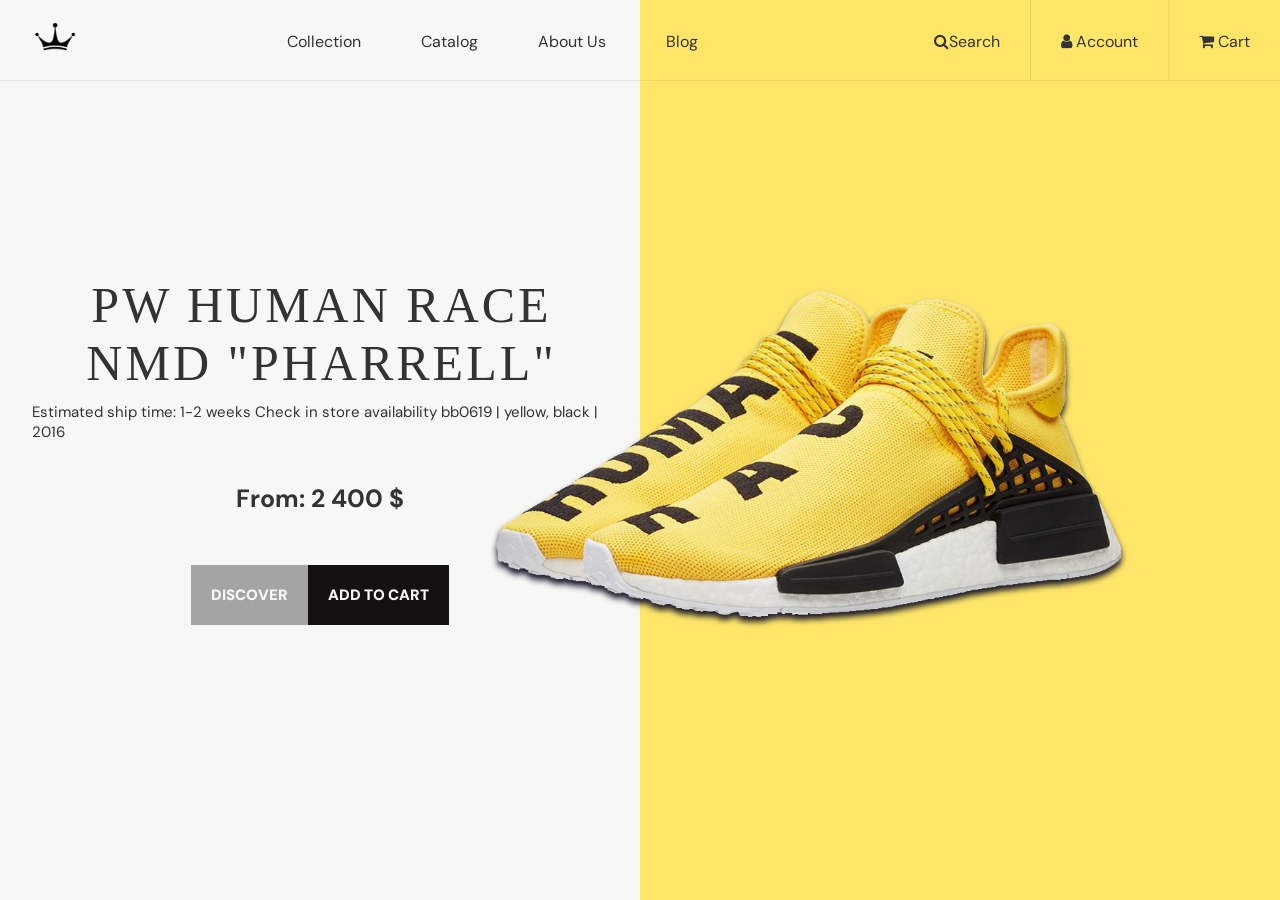
<file: ResponsiveSneakersLangingPage/ResponsiveProductLandingPage.html>
<!DOCTYPE html>
<html lang="en" dir="ltr">

<head>
     <meta charset="utf-8">
     <meta name="viewport" content="width=device-width, initial-scale=1.0">
     <link rel="stylesheet" href="style.css">
     <link href="http://maxcdn.bootstrapcdn.com/font-awesome/4.1.0/css/font-awesome.min.css" rel="stylesheet">
     <link href="https://fonts.googleapis.com/css?family=Anton|DM+Sans&display=swap" rel="stylesheet">
     <title>Jordanes Sneakerson</title>
</head>

<body>
     <header>
          <div class="menu-toggle">
               <i class="fa fa-bars"></i>
          </div>
          <div class="overlay"> </div>
          <nav>
               <i class="fa-times"></i>
               <div class="logo">
                    <img src="img/crownlogo.png" alt="logo">
               </div>

               <div class="nav-middle">
                    <ul class="nav-links">
                         <li><a href="#">Collection</a></li>
                         <li><a href="#">Catalog</a></li>
                         <li><a href="#">About Us</a></li>
                         <li><a href="#">Blog</a></li>
                    </ul>
               </div>

               <div class="nav-right">
                    <ul class="nav-links">
                         <li>
                              <a href="#">
                                   <i class="fa fa-search"></i>Search
                              </a>
                         </li>
                         <li>
                              <a href="#">
                                   <i class="fa fa-user"></i> Account
                              </a>
                         </li>
                         <li>
                              <a href="#">
                                   <i class="fa fa-shopping-cart"></i> Cart
                              </a>
                         </li>
                    </ul>
               </div>
          </nav>

          <div class="main">
               <div class="tone-1">
                    <div class="product-info">
                         <h1>PW HUMAN RACE NMD "PHARRELL"</h1>
                         <p>Estimated ship time: 1-2 weeks
                            Check in store availability
                            bb0619 | yellow, black | 2016</p>
                            <h2>From: 2 400 $</h2>
                            <div class="info-btns">
                                 <a href="#" class="btn discover-btn">DISCOVER</a>
                                 <a href="#" class="btn cart-btn">ADD TO CART</a>
                            </div>
                    </div>
               </div>
               <div class="tone-2">
                    <img src="img/shoes.png" alt="">
               </div>
          </div>
     </header>
     <script src="main.js"></script>
</body>

</html>
</file>
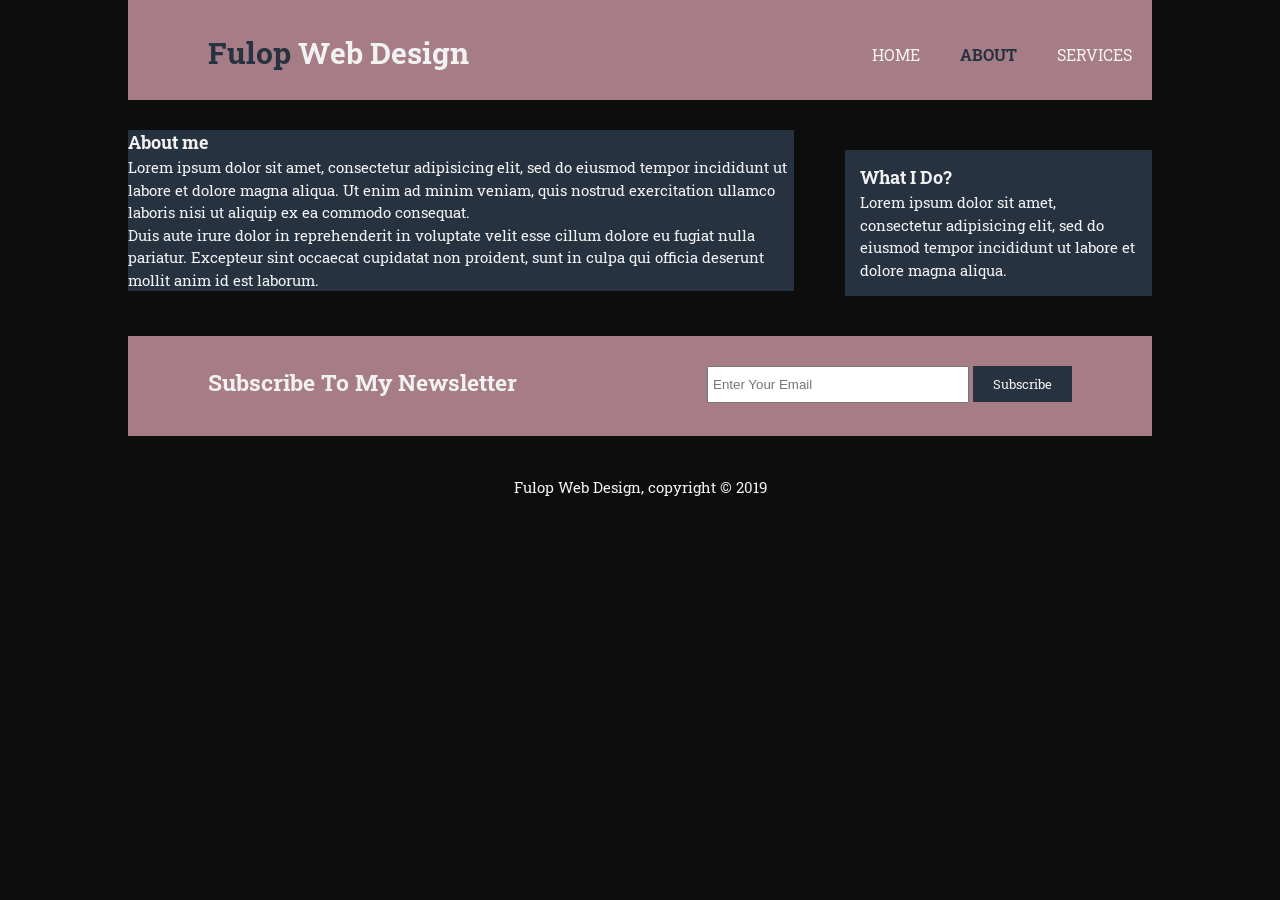
<file: simple-responsive-website-master/about.html>
<!DOCTYPE html>
<html lang="en" dir="ltr">

<head>
  <link href="https://fonts.googleapis.com/css?family=Roboto+Slab:300,400,700&display=swap" rel="stylesheet">
  <link rel="stylesheet" href="./css/style.css">
  <meta charset="utf-8">
  <meta name="viewport" content="width=device-width, initial-scale=1.0">
  <meta name="description" content="Affordable and professional web design by Alex Fulop">
  <meta name="keywords" content="web design, professional web design, responsive web design, affordable web design">
  <meta name="author" content="Alex Fulop">
  <title>Fulop Web Design | About</title>
</head>

<body>
  <header>
    <div class="headingContainer">
      <div id="branding">
        <h1> <span class="highlight">Fulop</span> Web Design</h1>
      </div>
      <nav>
        <ul>
          <li><a href="index.html">Home</a></li>
          <li class="current"><a href="about.html">About</a></li>
          <li><a href="services.html">Services</a></li>
        </ul>
      </nav>
    </div>
  </header>

    <section id="main">
      <div class="container">

        <article id="main-col">

          <h1>About me</h1>
          <p>Lorem ipsum dolor sit amet, consectetur adipisicing elit, sed do eiusmod tempor incididunt ut labore et dolore magna aliqua. Ut enim ad minim veniam, quis nostrud exercitation ullamco laboris nisi ut aliquip ex ea commodo consequat.
          </p>
          <p>Duis aute irure dolor in reprehenderit in voluptate velit esse cillum dolore eu fugiat nulla pariatur. Excepteur sint occaecat cupidatat non proident, sunt in culpa qui officia deserunt mollit anim id est laborum.</p>

        </article>

      </div>
      <aside id="sidebar">
        <div class="dark">

          <h3>What I Do?</h3>
          <p>Lorem ipsum dolor sit amet, consectetur adipisicing elit, sed do eiusmod tempor incididunt ut labore et dolore magna aliqua.</p>

        </div>
      </aside>
  </section>
  <div class = "clear"></div>

    <section id="newsletter">
      <div class="containerNewsletter">
        <h1>Subscribe To My Newsletter</h1>
        <form class="" action="index.html" method="post">
          <input type="email" placeholder="Enter Your Email">
          <button type="submit" class="button_1">Subscribe</button>
        </form>
      </div>
    </section>

  <footer>
    <p>Fulop Web Design, copyright &copy; 2019</p>
  </footer>
</body>

</html>
</file>
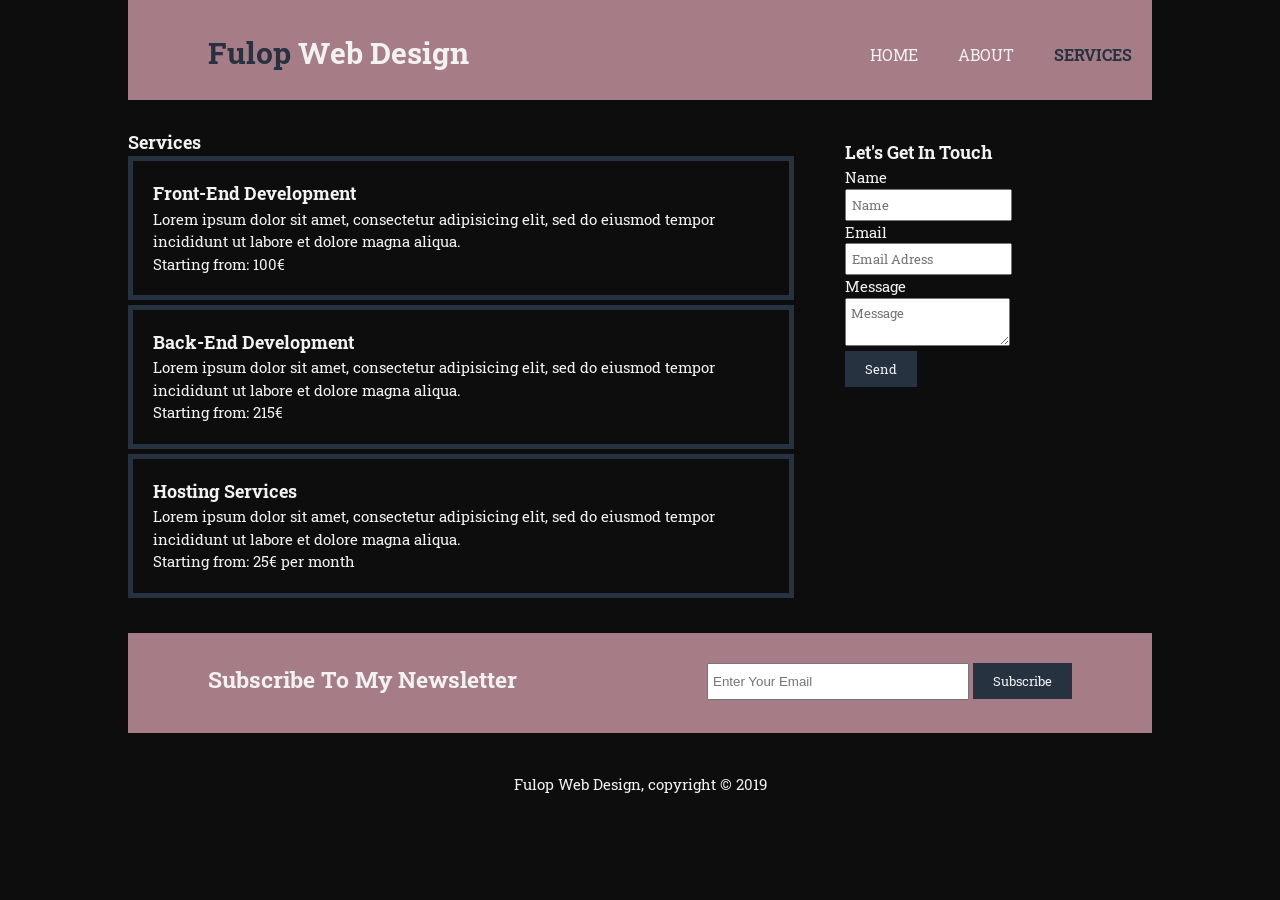
<file: simple-responsive-website-master/services.html>
<!DOCTYPE html>
<html lang="en" dir="ltr">

<head>
  <link href="https://fonts.googleapis.com/css?family=Roboto+Slab:300,400,700&display=swap" rel="stylesheet">
  <link rel="stylesheet" href="./css/style.css">
  <meta charset="utf-8">
<meta name="viewport" content="width=device-width, initial-scale=1.0">
  <meta name="description" content="Affordable and professional web design by Alex Fulop">
  <meta name="keywords" content="web design, professional web design, responsive web design, affordable web design">
  <meta name="author" content="Alex Fulop">
  <title>Fulop Web Design | Services</title>
</head>

<body>
  <header>
    <div class="headingContainer">
      <div id="branding">
        <h1> <span class="highlight">Fulop</span> Web Design</h1>
      </div>
      <nav>
        <ul>
          <li><a href="index.html">Home</a></li>
          <li><a href="about.html">About</a></li>
          <li class="current"><a href="services.html">Services</a></li>
        </ul>
      </nav>
    </div>
  </header>


    <section id="main">


        <article id="main-col">

          <h1>Services</h1>
          <ul id="services">
               <li>
                    <h3>Front-End Development</h3>
                    <p>Lorem ipsum dolor sit amet, consectetur adipisicing elit, sed do eiusmod tempor incididunt ut labore et dolore magna aliqua.</p>
                    <p>Starting from: 100€</p>
               </li>
               <li>
                    <h3>Back-End Development</h3>
                    <p>Lorem ipsum dolor sit amet, consectetur adipisicing elit, sed do eiusmod tempor incididunt ut labore et dolore magna aliqua.</p>
                    <p>Starting from: 215€</p>
               </li>
               <li>
                    <h3>Hosting Services</h3>
                    <p>Lorem ipsum dolor sit amet, consectetur adipisicing elit, sed do eiusmod tempor incididunt ut labore et dolore magna aliqua.</p>
                    <p>Starting from: 25€ per month</p>
               </li>
          </ul>
        </article>


      <aside id="sidebar">
        <div>

          <h3>Let's Get In Touch</h3>
          <form class="quote" action="index.html" method="post">
               <div>
                    <label>Name</label><br>
                    <input type="text" name="" placeholder="Name" style="font-family: 'Roboto Slab', Helvetica;">
               </div>
               <div>
                    <label>Email</label><br>
                    <input type="email" placeholder="Email Adress" style="font-family: 'Roboto Slab', Helvetica;">
               </div>
               <div>
                    <label>Message</label><br>
                    <textarea placeholder="Message" style="font-family: 'Roboto Slab', Helvetica;"></textarea>
               </div>
               <button type="submit" class="button_1">Send</button>
          </form>

        </div>
      </aside>

  </section>
  <div class = "clear"></div>
  <section id="newsletter">
    <div class="containerNewsletter">
      <h1>Subscribe To My Newsletter</h1>
      <form class="" action="index.html" method="post">
        <input type="email" placeholder="Enter Your Email">
        <button type="submit" class="button_1">Subscribe</button>
      </form>
    </div>
  </section>


  <footer>
    <p>Fulop Web Design, copyright &copy; 2019</p>
  </footer>
</body>

</html>
</file>
<file: ResponsiveSneakersLangingPage/style.css>
* {
     margin: 0;
     padding: 0;
     font-family: 'Anton', sans-serif;
}
p{
     font-family: 'DM Sans', sans-serif;
}
h2{
     font-family: 'DM Sans', sans-serif;
}
a{
     font-family: 'DM Sans', sans-serif;
}
html {
     font-family: 'Roboto Lt', sans-serif;
     font-size: 10px;
     color: #333;
}

header {
     width: 100%;
     height: 100vh;
     position: relative;
}

a {
     text-decoration: none;
     color: inherit;
}

.menu-toggle {
     height: 5rem;
     width: 5rem;
     position: absolute;
     top: 1rem;
     left: 1rem;
     align-items: center;
     justify-content: center;
     cursor: pointer;
     outline: none;
     display: none;
     z-index: 999;
}

.menu-toggle i,
.fa-times {
     font-size: 3.5rem;
}
.fa-times {
     display: none;
     cursor: pointer;
     font-family: FontAwesome;
    font-style: normal;
    font-weight: normal;
    line-height: 1;
    -webkit-font-smoothing: antialiased;
}



nav {
     position: relative;
     display: flex;
     justify-content: space-between;
     align-items: center;
     border-bottom: 1px solid rgba(0, 0, 0, .075);
     z-index: 1000;
}

.logo {
     width: 5rem;
     box-sizing: content-box;
     padding-left: 3rem;
}

.logo img {
     display: block;
     width: 100%;
}

nav ul {
     height: 8rem;
     list-style: none;
     display: flex;
     font-size: 1.6rem;
}

nav ul li {
     padding: 0 3rem;
     line-height: 8rem;
     transition: background-color .5s;
}

nav ul li:hover {
     background-color: rbga(0, 0, 0, .075);
}

.nav-right ul li {
     border-right: 1px solid rgba(0, 0, 0, .075);
}

.nav-right ul li:nth-child(1) {
     border-left: 1px solid rbga(0, 0, 0, .075);
}

.nav-right ul li:last-child {
     border-right: none;
}

.nav-right i {
     margin-right: 1rem;
}

.nav-right i:first-child {
     margin-right: 0;
}

.main {
     position: absolute;
     display: flex;
     top: 0;
     left: 0;
     right: 0;
     bottom: 0;
}

.tone-1 {
     background-color: #f7f7f6;
     height: 100vh;
     flex: 1;
}

.tone-2 {
     background-color: #ffe669;
     height: 100vh;
     flex: 1;
     position: relative;
}

.tone-2 img {
     width: 100%;
     position: absolute;
     top: 50%;
     left: -15rem;
     transform: translatey(-50%);
     filter: drop-shadow(0px 5px 3px #151226);
}

.product-info {
     display: flex;
     width: 90%;
     height: 100%;
     margin: 0 auto;
     align-items: center;
     justify-content: center;
     flex-direction: column
}

.product-info h1 {
     font-size: 5rem;
     font-family: fantasy;
     letter-spacing: 3px;
     margin-right: -3px;
     font-weight: 100;
     margin-bottom: 1rem;
     text-align: center;
}

.product-info p {
     font-size: 1.5rem;
     margin-bottom: 4rem;
}

.product-info h2 {
     font-size: 2.5rem;
     margin-bottom: 5rem;
}

.btn {
     display: flex;
     padding: 2rem;
     color: #f7f7f6;
     font-size: 1.5rem;
     font-weight: 900;
     transition: all .5s;
}

.info-btns {
     display: flex;
}

.discover-btn {
     background-color: #a4a4a4;
}

.cart-btn {
     background-color: #141110
}

.discover-btn:hover, .cart-btn:hover {
     box-shadow: 3px 1rem 2rem rgba(0, 0, 0, .3);
     transform: translateY(-1rem);
}

@media screen and (max-width: 1200px) {
     .tone-2 img {
          left: -8rem;
     }

     .product-info h1 {
          font-size: 3.5rem;
          margin-bottom: 2rem;
     }

     .product-info p {
          font-size: 1.2rem;
          margin-bottom: 2rem;
          text-align: center;
     }

     .product-info h2 {
          font-size: 2rem;
          margin-bottom: 2rem;
     }

     .btn {
          padding: 1.5rem;
          font-size: 1rem;
     }
}

@media screen and (max-width: 1100px) {
     .logo {
          padding-left: 1.5rem;
     }

     .nav ul {
          height: 5rem;
          font-size: 1.4rem;
     }

     .nal ul li {
          padding: 0 1.5rem;
          line-height: 5rem;
     }

     .tone-2 img {
          left: -5rem;
     }
}

@media screen and (max-width:857px) {
     .tone-2 img {
          left: -2.5rem;
     }

     .product-info {
          width:50%;
     }

     .btn {
          padding: 1rem;
     }

     nav{
          display: flex;
          border-bottom: none;
          flex-direction: column;
          width: 35rem;
          height: 100vh;
          background-color: #f7f7f6;
          justify-content: space-evenly;
          transition: transform .5s ease-in;
          transform: translateX(-35rem);

     }
     nav ul{
          height: initial;
          display: block;
          font-size: 2rem;
          text-align: center;

     }
     nav ul li{
          padding: 0;
          line-height: initial;
          margin-bottom: 2rem;
     }
     .logo{
          padding: 0;
     }
     .nav-right ul li,.nav-right ul li:nth-child(1){
          border: none;
     }
     .menu-toggle{
          display: flex;
     }
     .fa-times{
          display: block;
          position: absolute;
          top: 2rem;
          right: 2rem;
     }
     .active{
          transform: translateX(0);

     }
     .overlay{
          position: absolute;
          height: 100vh;
          background-color: rgba(0, 0, 0, .8);
          z-index: 998;
          transition: opacity .5s;
     }
     .product-info h2{
          font-size: 1.5rem;
          margin-bottom: 1rem;
     }
     @keyframes navLinkFade {
     from{
          width: 0;
          opacity: 0;
          transform: translateX(50px);
     }
     to{
          opacity: 1;
          width: 100%;
          transform: translateX(0px);
     }

     }
}
@media screen and (max-width:400px){
     .tone-2 img{
          left: -1rem;
     }
     .product-info h1{
          font-size: 2rem;
          margin-bottom: 1rem;
     }
     .product-info p{
          font-size: 1rem;
          margin-bottom: 1rem;
     }
     .product-info h2{
          font-size: 1rem;;
          margin-bottom: 1rem;
     }

     .btn{
          padding: .7rem;
          font-size: .8rem;
     }

}
</file>
<file: simple-responsive-website-master/css/style.css>
* {
     margin: auto;
     padding: 0px;
     color: #F2F2F2;
}

body {
     font-family: 'Roboto Slab', Helvetica;
     font-size: 15px;
     line-height: 1.5;
     /* font: 15px/1.5/arial, helvetica, sans-serif; (same thing) */
     padding: 0px;
     margin: 0px;
     background-color: #0D0D0D;
     width: 80%;
     margin: auto;
}

ul {
     margin: 0px;
     padding: 0px;
}

.dark{
padding: 15px;
background-color: #273240;
margin-top: 10px;
margin-bottom: 10px;
}

.button_1 {
     border: 0px;
     background-color: #273240;
     height: 36px;
     font-family: 'Roboto Slab', Helvetica;
     padding-left: 20px;
     padding-right: 20px;
     color: #F2F2F2;
}

.content {
     overflow: hidden;
}

/* header */
header {
     background-color: #A67C87;
     padding-top: 30px;
     min-height: 70px;
     border-bottom: #0D0D0D 30px solid;
}

header a {
     color: #F2F2F2;
     text-decoration: none;
     text-transform: uppercase;
     font-size: 16px;
}

.container {
     background-color: #273240;
}

header li {
     float: left;
     display: inline;
     padding: 0 20px 0 20px;
}

header #branding {
     float: left;
}

header #branding h1 {
     margin-left: 80px;
}

header nav {
     float: right;
     margin-top: 13px;
}

header .highlight, header .current a {
     color: #273240;
     font-weight: bold;
}

header a:hover {
     color: #0D0D0D;
     font-weight: bold;
}

/* Showcase */
#showcase {
     min-height: 400px;
     background: url(../img/showcaseBackground.jpg);
     background-repeat: no-repeat;
     background-size: cover;
     text-align: center;
}

.containerShowcase h1 {
     position: relative;
     top: 100px;
     font-size: 55px;
     bottom: 10px;
     background-color: rgba(38, 38, 38, 0.8);
}

.containerShowcase p {
     position: relative;
     top: 100px;
     bottom: 10px;
     background-color: rgba(38, 38, 38, 0.8);
     font-size: 20px;
}

/* newsletter */
#newsletter {
     border-top: #0D0D0D 30px solid;
}

.containerNewsletter {
     background-color: #A67C87;
     padding-top: 30px;
     min-height: 70px;
}

#newsletter h1 {
     float: left;
     margin-left: 80px;
}

#newsletter form {
     float: right;
     margin-right: 80px;
}

#newsletter input[type="email"] {
     padding: 4px;
     height: 25px;
     width: 250px;
}

/* boxes */

#boxes .box {
     background-color: #273240;
     display: inline-block;
     text-align: center;
     width: 30%;
     padding: 15px;
}
/* sidebar */
#sidebar .quote input, #sidebar .quote textarea{
     width: 50%;
     padding: 5px;
}

#sidebar {
     width: 30%;
     float: right;
     margin-top: 10px;
     background-color: inherit;
}
/* main-col */
#main-col{
     float: left;
     width: 65%;
     background-color: inherit;
   }

.clear{
  clear: both;
}
/* Footer */

footer {
     display: block;
     padding: 20px;
     margin-top: 20px;
     text-align: center;
}

/* services */
#services li{
     list-style: none;
     padding: 20px;
     border: #273240 solid 5px;
     margin-bottom: 5px;
}
/* Media Queries*/

/* fixing showcase and header */

@media (max-width: 850px)
{
     header #branding, header nav, header nav li, header #branding h1, #sidebar, #main-col{
          float: none;
          text-align: center;
          width: 100%;
          margin-left: 0px;
     }
     header{
          padding-bottom: 20px;
     }
     #showcase h1{
          margin-top: 40px;

     }
     .containerShowcase h1{
          font-size: 22px;
     }
      .containerShowcase p{
           font-size: 16px;
      }
      #sidebar, #main-col{
           padding-top: 10px;
      }
}
/* fixing the newsletter */
@media (max-width:1109px)
{
#newsletter h1, #newsletter form{
     float: none;
     text-align: center;
     width: 100%;
     margin-left: 0px;
     padding-bottom: 20px;
     }
#newsletter button
{
     display: block;

}
#newsletter form input[type="email"]
{
     width: 60%;
     margin-bottom: 5px;
}
}

/* fixing the boxes */

@media (max-width:1227px)
{
     #boxes .box{
          width: 80%;

     }
     .container{
          text-align: center;
     }
}
</file>
